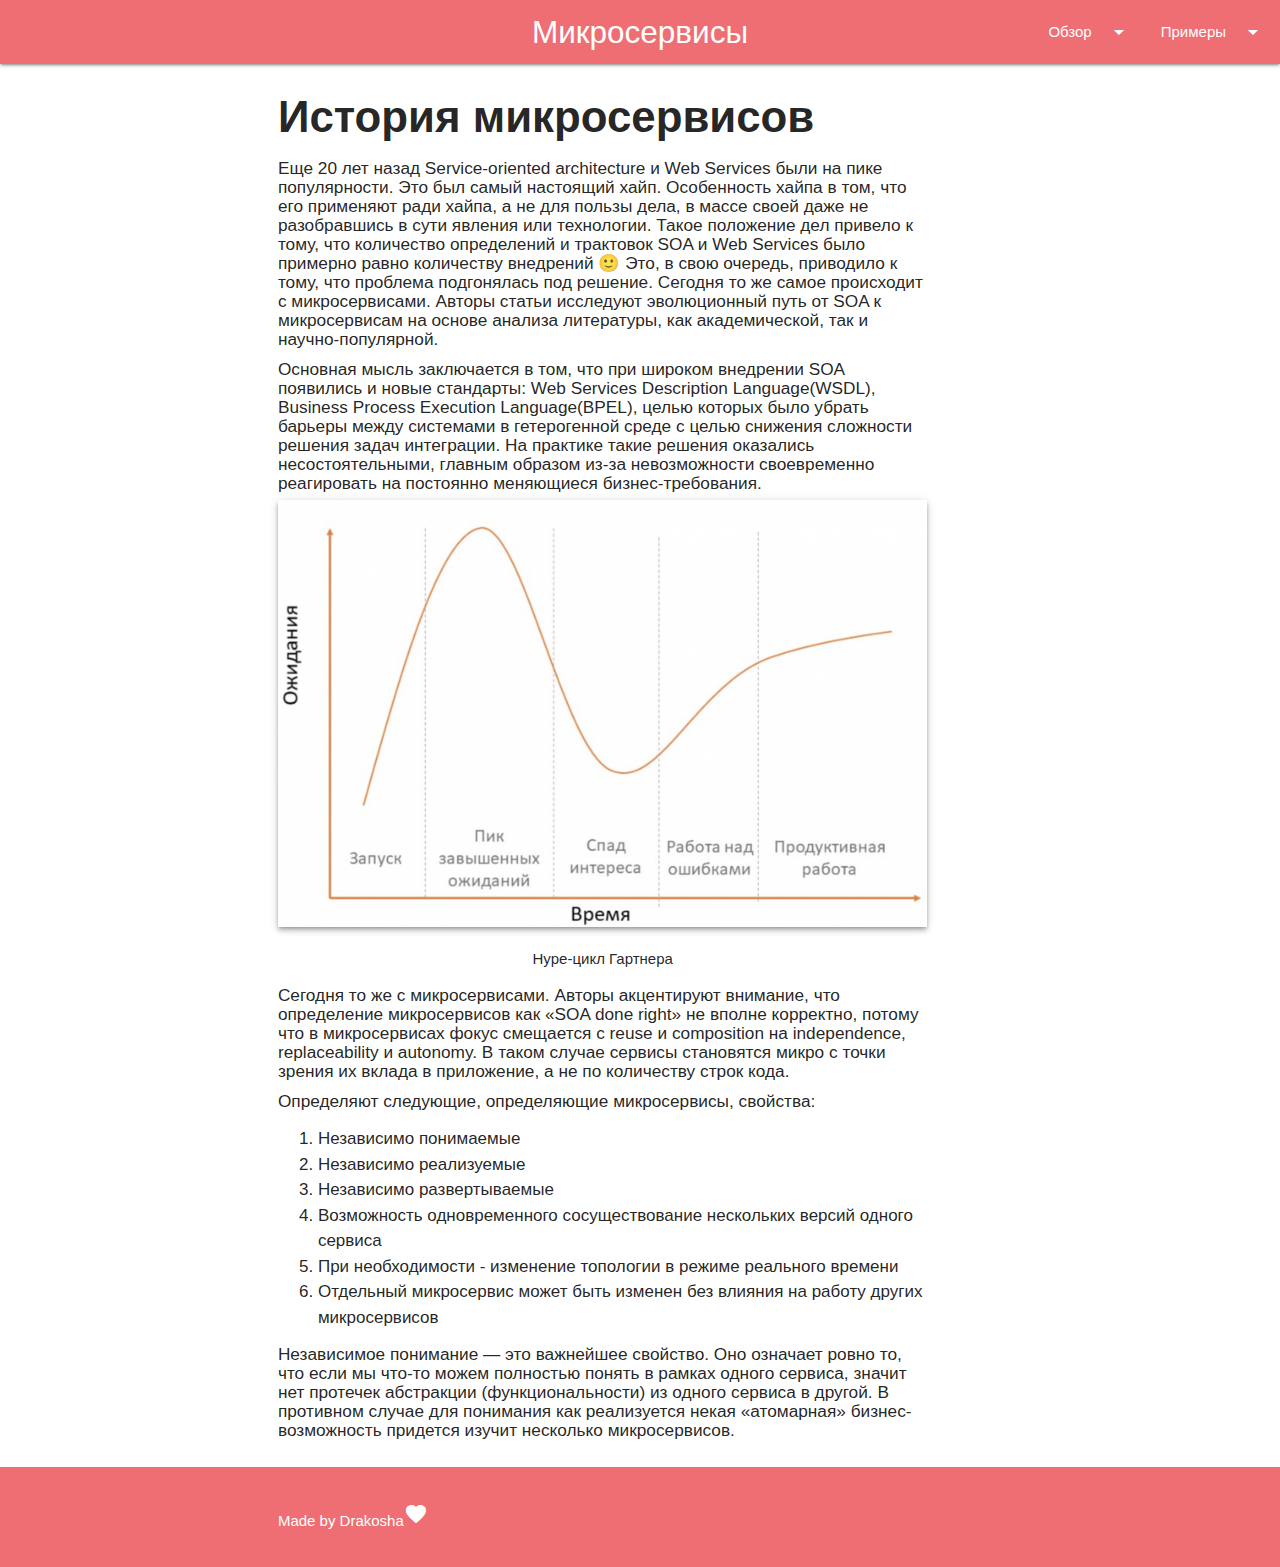
<file: index.html>
<!DOCTYPE html>
<html>
  <head>
    <script src="https://ajax.googleapis.com/ajax/libs/jquery/3.6.0/jquery.min.js"></script>
    <!--Import Google Icon Font-->
    <link href="https://fonts.googleapis.com/icon?family=Material+Icons" rel="stylesheet">
    <!--Import materialize.css-->
    <link type="text/css" rel="stylesheet" href="css/materialize.min.css"  media="screen,projection"/>
    <link type="text/css" rel="stylesheet" href="css/my_css.css"/>
    <title>Микросервисы</title>
    <!--Let browser know website is optimized for mobile-->
    <meta name="viewport" content="width=device-width, initial-scale=1.0"/>
  </head>
  <body>
    <header>
      <nav class="nav-extended top-nav">
        <div class="nav-wrapper">
          <a href="./index.html" class="brand-logo center flow-text">Микросервисы</a>
          <ul id="nav-mobile" class="right hide-on-med-and-down">
            <li id="dropdown1"><a href="#">Обзор<i class="material-icons right">arrow_drop_down</i></a></li>
            <li id="dropdown2"><a href="#">Примеры<i class="material-icons right">arrow_drop_down</i></a></li>
          </ul>
          <ul id="nav-mobile" class="hide-on-large-only">
            <li id="dropdown3" class="right"><a href="#">Обзор</a></li>
            <li id="dropdown4" class="left"><a href="#">Примеры</a></li>
          </ul>
        </div>
        <div id="drop1" class="nav-content" style="display: none;">
          <ul class="tabs tabs-transparent">
            <li class="tab"><a href="./micro_monolit.html">Микросервисная архитектура vs монолитная</a></li>
            <li class="tab"><a href="./Connect.html">Способы общения микросервисов</a></li>
            <li class="tab"><a href="./Huge_connect.html">Основные инструменты общения</a></li>
            <li class="tab"><a href="./Bonus.html">Бонус</a></li>
          </ul>
        </div>
        <div id="drop2" class="nav-content" style="display: none;">
          <ul class="tabs tabs-transparent">
            <li class="tab"><a href="./example.html">Пример микросервисной архитектуры</a></li>
            <li class="tab"><a href="./client_server.html">Реализация клиента и сервера</a></li>
            <li class="tab"><a href="./connection_micro.html">Связываем микросервисы вместе</a></li>
          </ul>
        </div>
      </nav>
    </header>
    <main>
      <div id="slide-out" class="sidenav">
        <div class="container">
          <p>Кривая Гартнера (Gartner Hype Cycle) - графическое отображение цикла зрелости технологий.</p>
          <p>Это поэтапный процесс, через который проходит любая инновационная бизнес-модель или технология от стадии хайпа до продуктивного использования.</p>
          <p>Кривая имеет пять участков, отражающих каждую из пяти фаз цикла:</p>
          <ol>
            <li>Фаза запуска.</li>
            <li>Пик завышенных ожиданий</li>
            <li>Спад интереса</li>
            <li>Работа над ошибками</li>
            <li>Продуктивная работа</li>
          </ol>
          <p>Кривая Гартнера используется как инструмент оценки и анализа рынков.</p>
        </div>
      </div>
      <!--Main screen-->
      <div class="container">
        <div class="row">
          <div class="col s12 m10 offset-m1 xl9 offset-xl1">
            <h3><b>История микросервисов</b></h3>
            <h6>Еще 20 лет назад Service-oriented architecture и Web Services были на пике популярности. Это был самый настоящий хайп. Особенность хайпа в том, что его применяют ради хайпа, а не для пользы дела, в массе своей даже не разобравшись в сути явления или технологии. Такое положение дел привело к тому, что количество определений и трактовок SOA и Web Services было примерно равно количеству внедрений 🙂 Это, в свою очередь, приводило к тому, что проблема подгонялась под решение. Сегодня то же самое происходит с микросервисами. Авторы статьи исследуют эволюционный путь от SOA к микросервисам на основе анализа литературы, как академической, так и научно-популярной.</h6>
            <h6>Основная мысль заключается в том, что при широком внедрении SOA появились и новые стандарты: Web Services Description Language(WSDL), Business Process Execution Language(BPEL), целью которых было убрать барьеры между системами в гетерогенной среде с целью снижения сложности решения задач интеграции. На практике такие решения оказались несостоятельными, главным образом из-за невозможности своевременно реагировать на постоянно меняющиеся бизнес-требования.</h6>
            <img class="center-align responsive-img sidenav-trigger z-depth-2 point" data-target="slide-out" src="./image-2-768x534.png">
            <p class="center">Hype-цикл Гартнера</p>
            <h6>Сегодня то же c микросервисами. Авторы акцентируют внимание, что определение микросервисов как «SOA done right» не вполне корректно, потому что в микросервисах фокус смещается с reuse и composition на independence, replaceability и autonomy. В таком случае сервисы становятся микро с точки зрения их вклада в приложение, а не по количеству строк кода.</h6>
            <h6>Определяют следующие, определяющие микросервисы, свойства:</h6>
            <ol>
              <li>Независимо понимаемые</li>
              <li>Независимо реализуемые</li>
              <li>Независимо развертываемые</li>
              <li>Возможность одновременного сосуществование нескольких версий одного сервиса</li>
              <li>При необходимости - изменение топологии в режиме реального времени</li>
              <li>Отдельный микросервис может быть изменен без влияния на работу других микросервисов</li>
            </ol>
            <h6>Независимое понимание — это важнейшее свойство. Оно означает ровно то, что если мы что-то можем полностью понять в рамках одного сервиса, значит нет протечек абстракции (функциональности) из одного сервиса в другой. В противном случае для понимания как реализуется некая «атомарная» бизнес-возможность придется изучит несколько микросервисов.</h6>
          </div>
        </div>
      </div>
    </main>
    <button class="back-to-top hidden btn-floating"><i class="material-icons right">arrow_upward</i></button>
    <footer class="page-footer docs-footer">
      <div class="container">
        <div class="row">
          <div class="col s12 m10 offset-m1 xl9 offset-xl1">
            <p>Made by Drakosha<span class="material-icons">favorite</span></p>
          </div>
        </div>
      </div>
    </footer>
    <!--JavaScript at end of body for optimized loading-->
    <script type="text/javascript" src="js/materialize.min.js"></script>
    <script type="text/javascript" src="js/my_js.js"></script>
  </body>
</html>
</file>
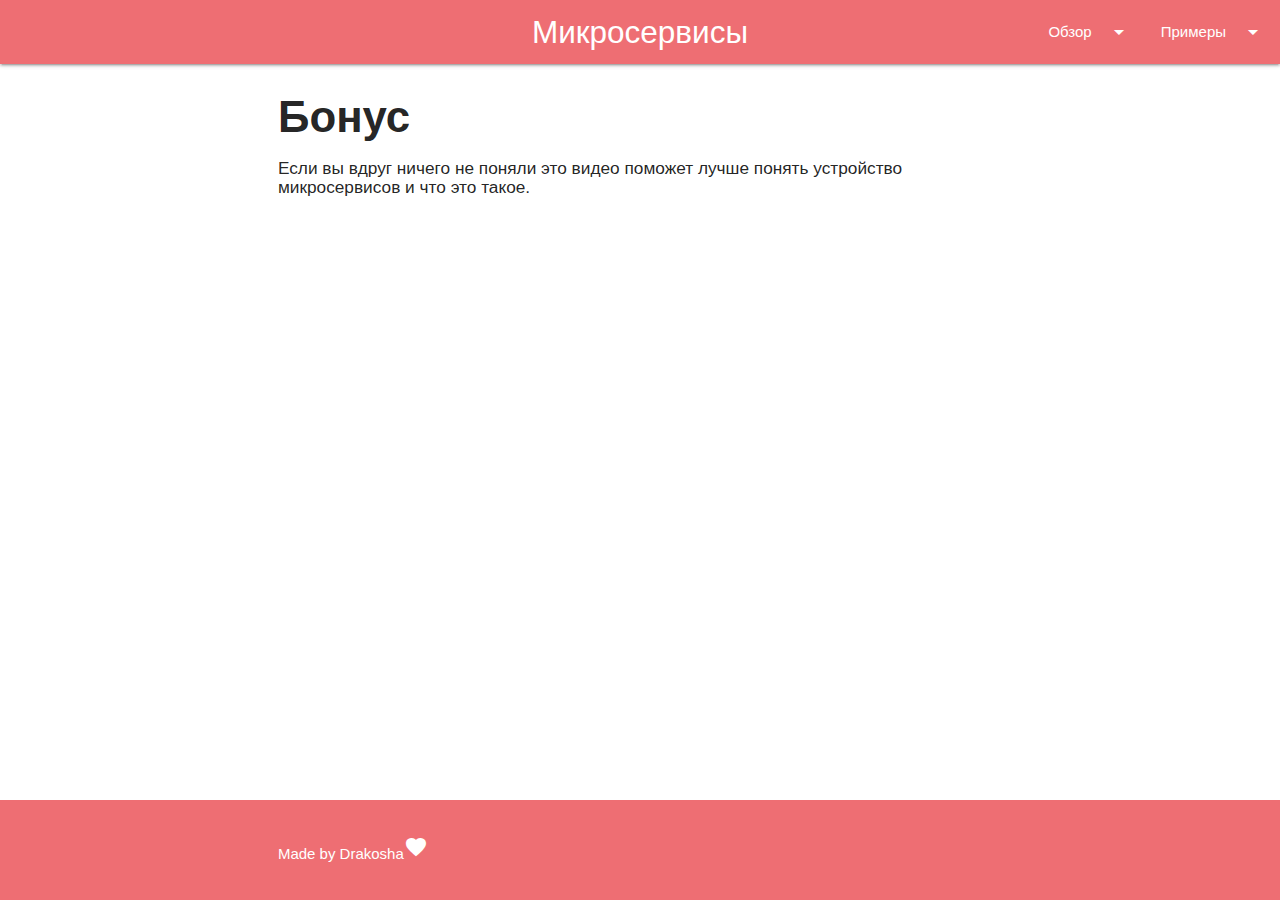
<file: Bonus.html>
<!DOCTYPE html>
<html>
  <head>
    <script src="https://ajax.googleapis.com/ajax/libs/jquery/3.6.0/jquery.min.js"></script>
    <!--Import Google Icon Font-->
    <link href="https://fonts.googleapis.com/icon?family=Material+Icons" rel="stylesheet">
    <!--Import materialize.css-->
    <link type="text/css" rel="stylesheet" href="css/materialize.min.css"  media="screen,projection"/>
    <link type="text/css" rel="stylesheet" href="css/my_css.css"/>
    <title>Микросервисы</title>
    <!--Let browser know website is optimized for mobile-->
    <meta name="viewport" content="width=device-width, initial-scale=1.0"/>
  </head>
  <body>
    <header>
      <nav class="nav-extended top-nav">
        <div class="nav-wrapper">
          <a href="./index.html" class="brand-logo center flow-text">Микросервисы</a>
          <ul id="nav-mobile" class="right hide-on-med-and-down">
            <li id="dropdown1"><a href="#">Обзор<i class="material-icons right">arrow_drop_down</i></a></li>
            <li id="dropdown2"><a href="#">Примеры<i class="material-icons right">arrow_drop_down</i></a></li>
          </ul>
          <ul id="nav-mobile" class="hide-on-large-only">
            <li id="dropdown3" class="right"><a href="#">Обзор</a></li>
            <li id="dropdown4" class="left"><a href="#">Примеры</a></li>
          </ul>
        </div>
        <div id="drop1" class="nav-content" style="display: none;">
          <ul class="tabs tabs-transparent">
            <li class="tab"><a href="./micro_monolit.html">Микросервисная архитектура vs монолитная</a></li>
            <li class="tab"><a href="./Connect.html">Способы общения микросервисов</a></li>
            <li class="tab"><a href="./Huge_connect.html">Основные инструменты общения</a></li>
            <li class="tab"><a href="./Bonus.html">Бонус</a></li>
          </ul>
        </div>
        <div id="drop2" class="nav-content" style="display: none;">
          <ul class="tabs tabs-transparent">
            <li class="tab"><a href="./example.html">Пример микросервисной архитектуры</a></li>
            <li class="tab"><a href="./client_server.html">Реализация клиента и сервера</a></li>
            <li class="tab"><a href="./connection_micro.html">Связываем микросервисы вместе</a></li>
          </ul>
        </div>
      </nav>
    </header>
    <main>
      <div id="slide-out" class="sidenav">
        <div class="container">
            <p >Видео взято с канала Merion Academy</p>
        </div>
      </div>
      <!--Main screen-->
      <div class="container">
        <div class="row">
          <div class="col s12 m10 offset-m1 xl9 offset-xl1">
            <h3 class="sidenav-trigger point" data-target="slide-out"><b>Бонус</b></h3>
            <h6>Если вы вдруг ничего не поняли это видео поможет лучше понять устройство микросервисов и что это такое.</h6>
            <div class="video-container">
                <iframe width="480" height="270" src="https://dzen.ru/embed/vlLshORINMBg?from_block=partner&from=zen&mute=0&autoplay=0&tv=0" allow="autoplay; fullscreen; accelerometer; gyroscope; picture-in-picture; encrypted-media" frameborder="0" scrolling="no" allowfullscreen></iframe>
            </div>
          </div>
        </div>
      </div>
    </main>
    <button class="back-to-top hidden btn-floating"><i class="material-icons right">arrow_upward</i></button>
    <footer class="page-footer docs-footer">
      <div class="container">
        <div class="row">
          <div class="col s12 m10 offset-m1 xl9 offset-xl1">
            <p>Made by Drakosha<span class="material-icons">favorite</span></p>
          </div>
        </div>
      </div>
    </footer>
    <!--JavaScript at end of body for optimized loading-->
    <script type="text/javascript" src="js/materialize.min.js"></script>
    <script type="text/javascript" src="js/my_js.js"></script>
  </body>
</html>
</file>
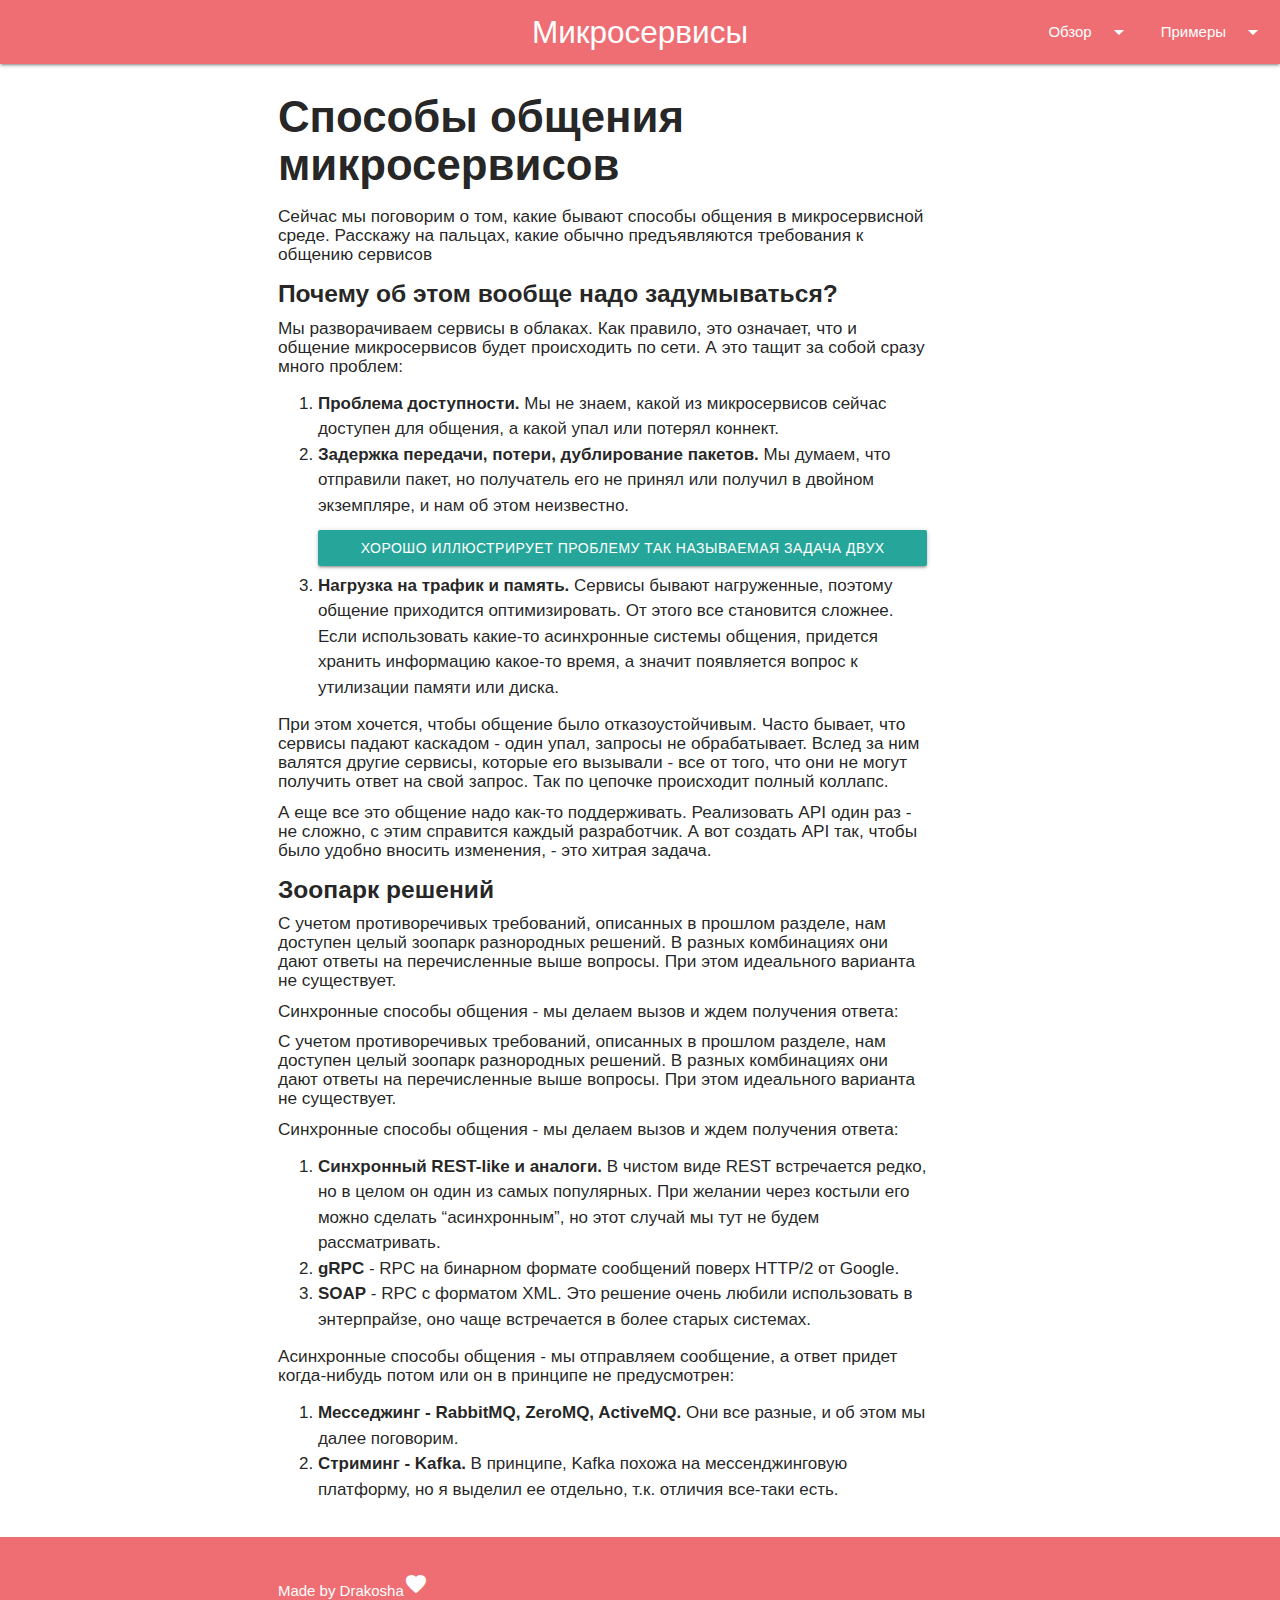
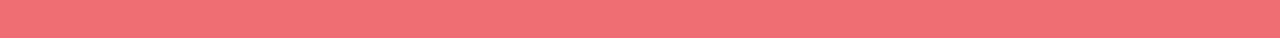
<file: Connect.html>
<!DOCTYPE html>
<html>
  <head>
    <script src="https://ajax.googleapis.com/ajax/libs/jquery/3.6.0/jquery.min.js"></script>
    <!--Import Google Icon Font-->
    <link href="https://fonts.googleapis.com/icon?family=Material+Icons" rel="stylesheet">
    <!--Import materialize.css-->
    <link type="text/css" rel="stylesheet" href="css/materialize.min.css"  media="screen,projection"/>
    <link type="text/css" rel="stylesheet" href="css/my_css.css"/>
    <title>Микросервисы</title>
    <!--Let browser know website is optimized for mobile-->
    <meta name="viewport" content="width=device-width, initial-scale=1.0"/>
  </head>
  <body>
    <header>
      <nav class="nav-extended top-nav">
        <div class="nav-wrapper">
          <a href="./index.html" class="brand-logo center flow-text">Микросервисы</a>
          <ul id="nav-mobile" class="right hide-on-med-and-down">
            <li id="dropdown1"><a href="#">Обзор<i class="material-icons right">arrow_drop_down</i></a></li>
            <li id="dropdown2"><a href="#">Примеры<i class="material-icons right">arrow_drop_down</i></a></li>
          </ul>
          <ul id="nav-mobile" class="hide-on-large-only">
            <li id="dropdown3" class="right"><a href="#">Обзор</a></li>
            <li id="dropdown4" class="left"><a href="#">Примеры</a></li>
          </ul>
        </div>
        <div id="drop1" class="nav-content" style="display: none;">
          <ul class="tabs tabs-transparent">
            <li class="tab"><a href="./micro_monolit.html">Микросервисная архитектура vs монолитная</a></li>
            <li class="tab"><a href="./Connect.html">Способы общения микросервисов</a></li>
            <li class="tab"><a href="./Huge_connect.html">Основные инструменты общения</a></li>
            <li class="tab"><a href="./Bonus.html">Бонус</a></li>
          </ul>
        </div>
        <div id="drop2" class="nav-content" style="display: none;">
          <ul class="tabs tabs-transparent">
            <li class="tab"><a href="./example.html">Пример микросервисной архитектуры</a></li>
            <li class="tab"><a href="./client_server.html">Реализация клиента и сервера</a></li>
            <li class="tab"><a href="./connection_micro.html">Связываем микросервисы вместе</a></li>
          </ul>
        </div>
      </nav>
    </header>
    <main>
      <div id="slide-out" class="sidenav">
        <div class="container">
            <p >Представьте, что вы - генерал на поле боя. Второй генерал (союзник) отрезан от вас вражеской армией, но нужно координировать с ним начало атаки. Вы посылаете гонца. Он может спокойно доехать и передать сообщение или же погибнуть по дороге. Причем, его могут убить по пути обратно, так что он не сможет сообщить, что сообщение на самом деле доставлено. Можно ли в этой ситуации обеспечить себе уверенность в доставке или недоставке сообщения?</p>
            <p>В общем случае - когда есть два сервиса, разделенных сетью - эта задача нерешаема</p>
        </div>
      </div>
      <!--Main screen-->
      <div class="container">
        <div class="row">
          <div class="col s12 m10 offset-m1 xl9 offset-xl1">
            <h3><b>Способы общения микросервисов</b></h3>
            <h6>Сейчас мы поговорим о том, какие бывают способы общения в микросервисной среде. Расскажу на пальцах, какие обычно предъявляются требования к общению сервисов</h6>
            <h5><b>Почему об этом вообще надо задумываться?</b></h5>
            <h6>Мы разворачиваем сервисы в облаках. Как правило, это означает, что и общение микросервисов будет происходить по сети. А это тащит за собой сразу много проблем:</h6>
            <ol>
                <li><b>Проблема доступности.</b> Мы не знаем, какой из микросервисов сейчас доступен для общения, а какой упал или потерял коннект.</li>
                <li><b>Задержка передачи, потери, дублирование пакетов.</b> Мы думаем, что отправили пакет, но получатель его не принял или получил в двойном экземпляре, и нам об этом неизвестно.</li>
                <div class="center-align">
                    <h6 class="btn sidenav-trigger" data-target="slide-out">Хорошо иллюстрирует проблему так называемая задача двух генералов.</h6>
                </div>
                <li><b>Нагрузка на трафик и память.</b> Сервисы бывают нагруженные, поэтому общение приходится оптимизировать. От этого все становится сложнее. Если использовать какие-то асинхронные системы общения, придется хранить информацию какое-то время, а значит появляется вопрос к утилизации памяти или диска.</li>
            </ol>
            <h6>При этом хочется, чтобы общение было отказоустойчивым. Часто бывает, что сервисы падают каскадом - один упал, запросы не обрабатывает. Вслед за ним валятся другие сервисы, которые его вызывали - все от того, что они не могут получить ответ на свой запрос. Так по цепочке происходит полный коллапс.</h6>
            <h6>А еще все это общение надо как-то поддерживать. Реализовать API один раз - не сложно, с этим справится каждый разработчик. А вот создать API так, чтобы было удобно вносить изменения, - это хитрая задача.</h6>
            <h5><b>Зоопарк решений</b></h5>
            <h6>С учетом противоречивых требований, описанных в прошлом разделе, нам доступен целый зоопарк разнородных решений. В разных комбинациях они дают ответы на перечисленные выше вопросы. При этом идеального варианта не существует.</h6>
            <h6>Синхронные способы общения - мы делаем вызов и ждем получения ответа:</h6>
            <h6>С учетом противоречивых требований, описанных в прошлом разделе, нам доступен целый зоопарк разнородных решений. В разных комбинациях они дают ответы на перечисленные выше вопросы. При этом идеального варианта не существует.</h6>
            <h6>Синхронные способы общения - мы делаем вызов и ждем получения ответа:</h6>
            <ol>
                <li><b>Синхронный REST-like и аналоги.</b> В чистом виде REST встречается редко, но в целом он один из самых популярных. При желании через костыли его можно сделать “асинхронным”, но этот случай мы тут не будем рассматривать.</li>
                <li><b>gRPC</b> - RPC на бинарном формате сообщений поверх HTTP/2 от Google.</li>
                <li><b>SOAP</b> - RPC с форматом XML. Это решение очень любили использовать в энтерпрайзе, оно чаще встречается в более старых системах.</li>
            </ol>
            <h6>Асинхронные способы общения - мы отправляем сообщение, а ответ придет когда-нибудь потом или он в принципе не предусмотрен:</h6>
            <ol>
                <li><b>Месседжинг - RabbitMQ, ZeroMQ, ActiveMQ.</b> Они все разные, и об этом мы далее поговорим.</li>
                <li><b>Стриминг - Kafka.</b> В принципе, Kafka похожа на мессенджинговую платформу, но я выделил ее отдельно, т.к. отличия все-таки есть.</li>
            </ol>
          </div>
        </div>
      </div>
    </main>
    <button class="back-to-top hidden btn-floating"><i class="material-icons right">arrow_upward</i></button>
    <footer class="page-footer docs-footer">
      <div class="container">
        <div class="row">
          <div class="col s12 m10 offset-m1 xl9 offset-xl1">
            <p>Made by Drakosha<span class="material-icons">favorite</span></p>
          </div>
        </div>
      </div>
    </footer>
    <!--JavaScript at end of body for optimized loading-->
    <script type="text/javascript" src="js/materialize.min.js"></script>
    <script type="text/javascript" src="js/my_js.js"></script>
  </body>
</html>
</file>
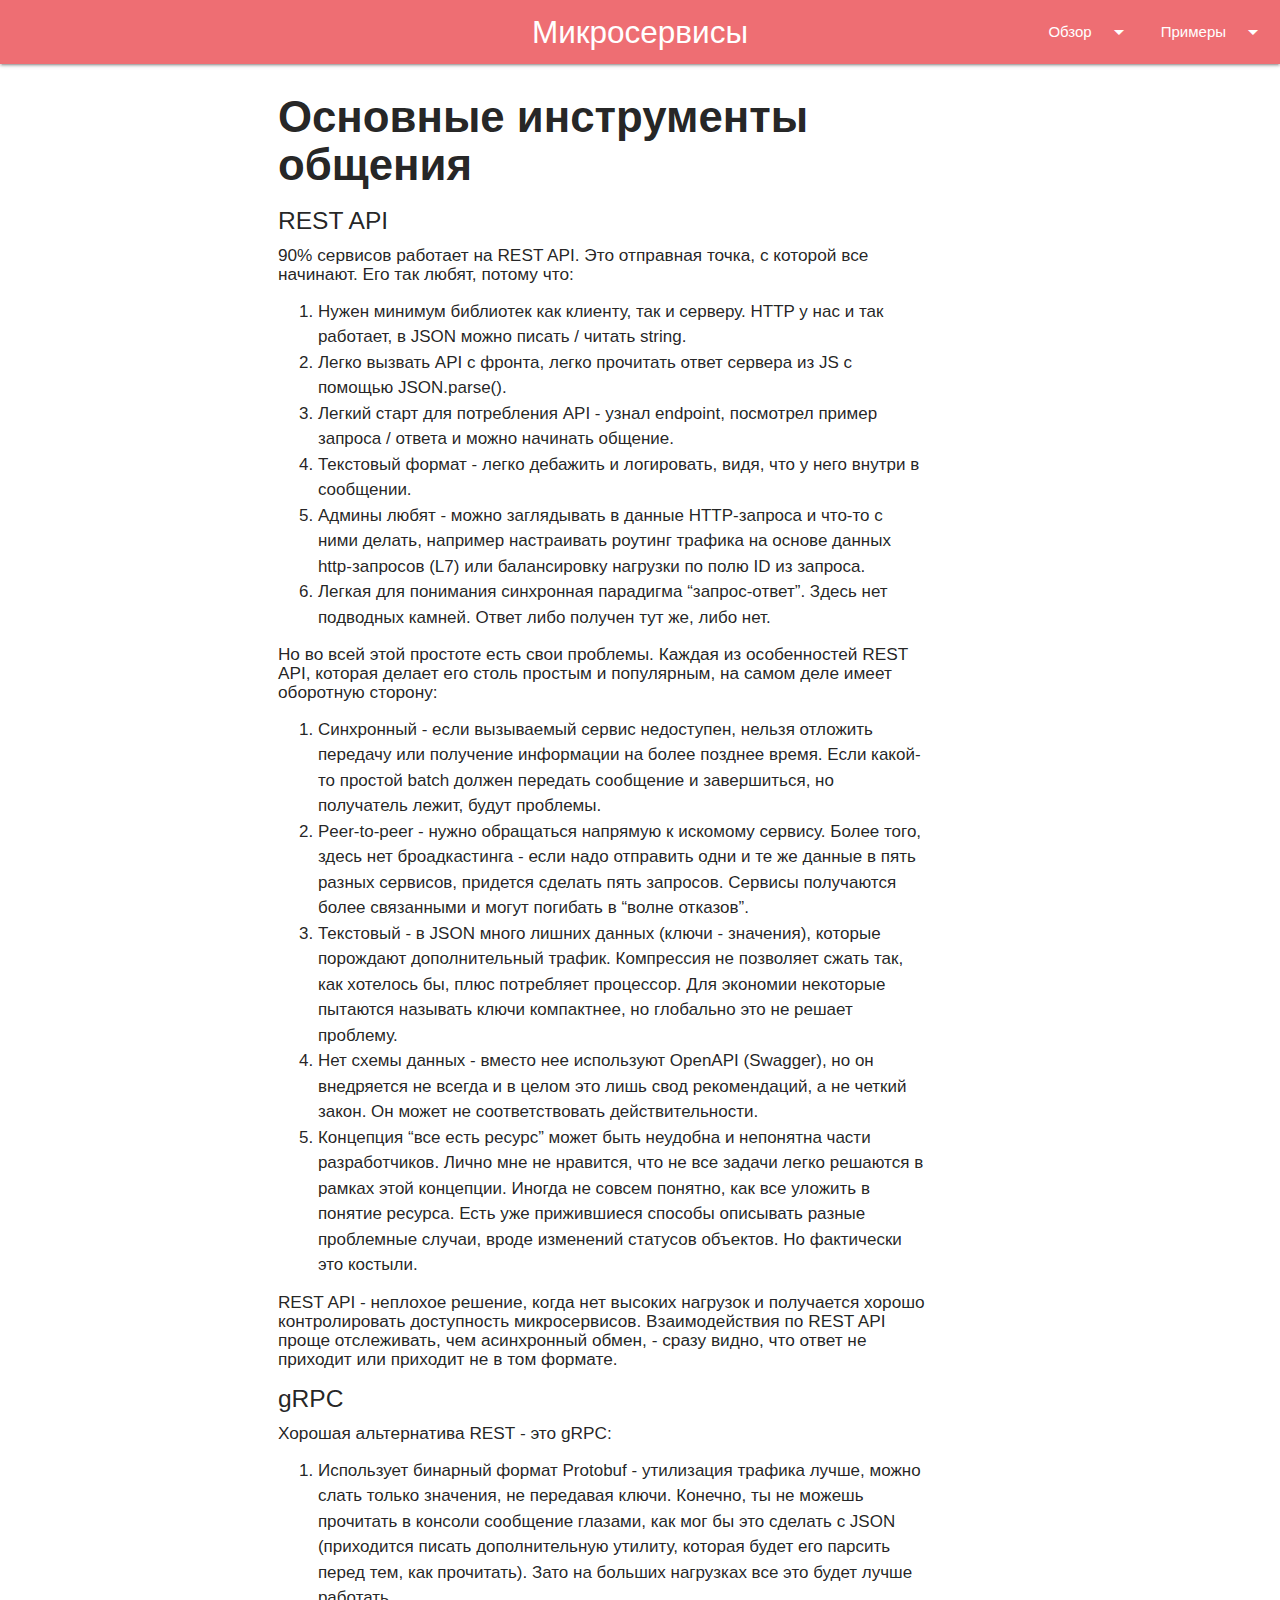
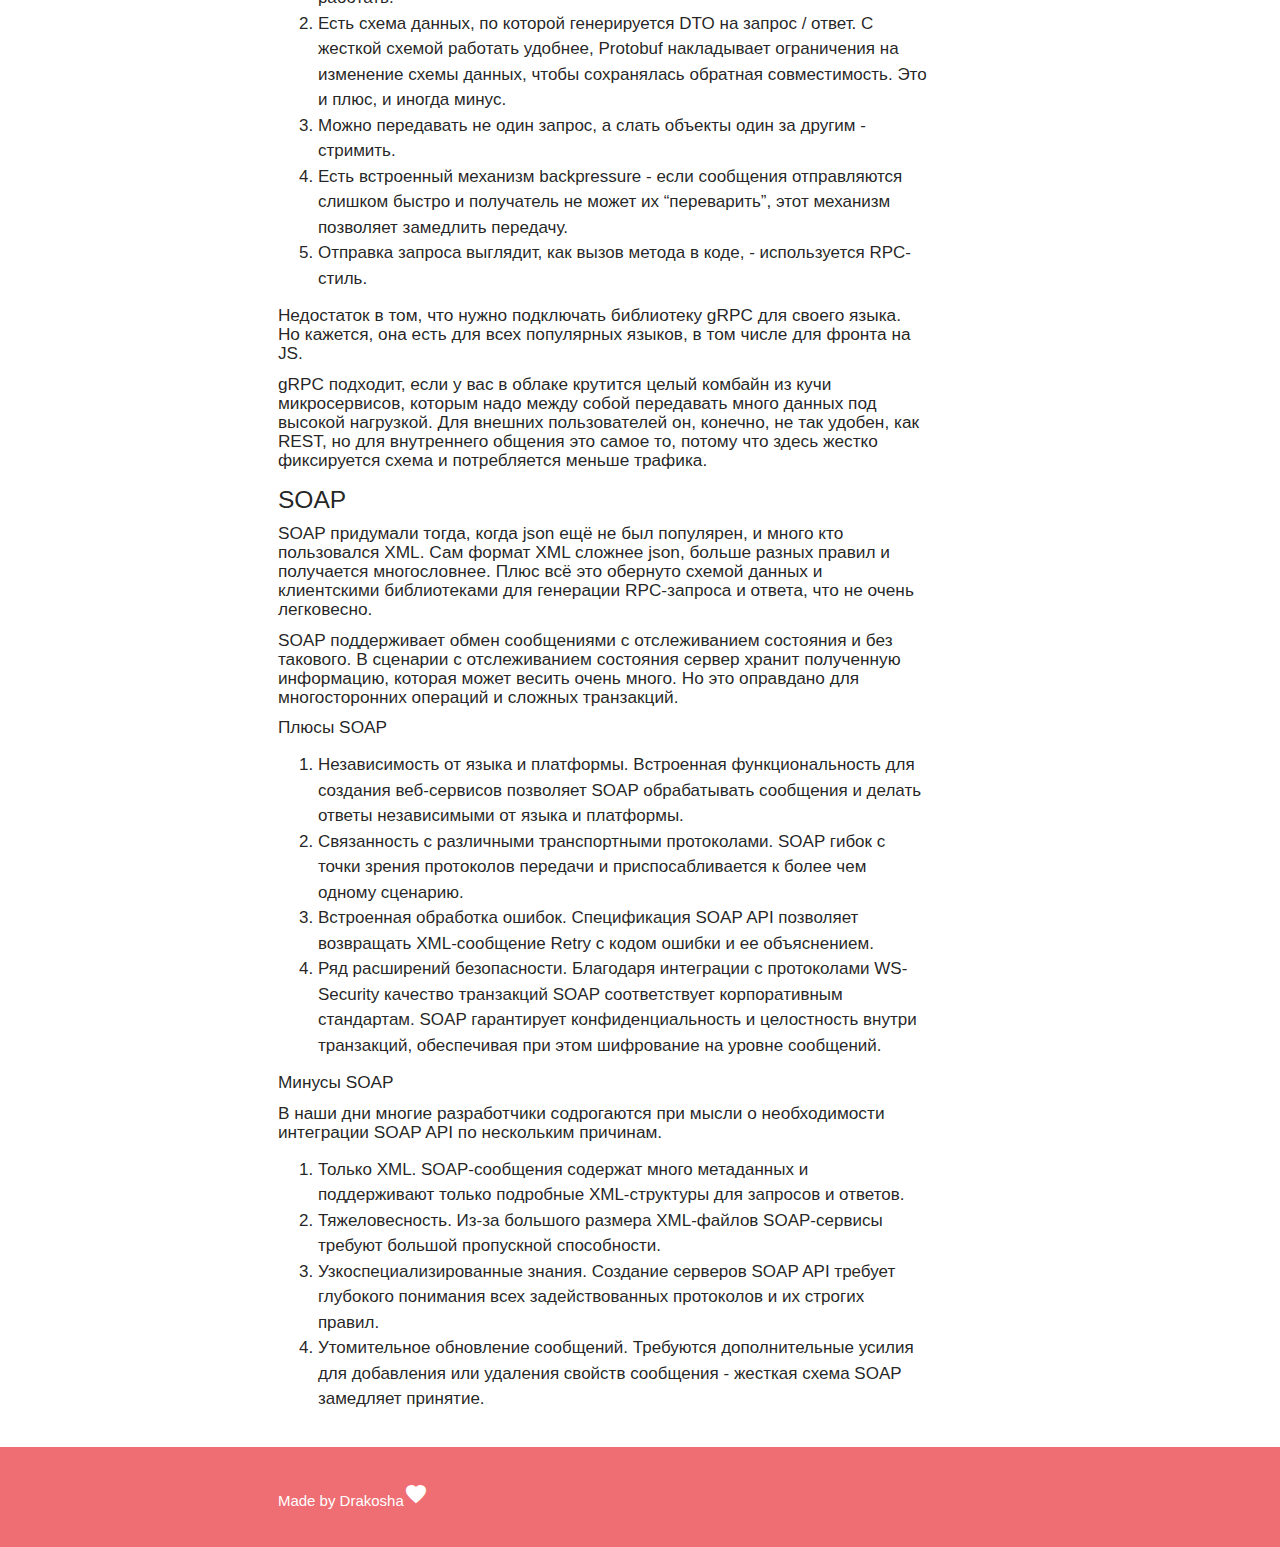
<file: Huge_connect.html>
<!DOCTYPE html>
<html>
  <head>
    <script src="https://ajax.googleapis.com/ajax/libs/jquery/3.6.0/jquery.min.js"></script>
    <!--Import Google Icon Font-->
    <link href="https://fonts.googleapis.com/icon?family=Material+Icons" rel="stylesheet">
    <!--Import materialize.css-->
    <link type="text/css" rel="stylesheet" href="css/materialize.min.css"  media="screen,projection"/>
    <link type="text/css" rel="stylesheet" href="css/my_css.css"/>
    <title>Микросервисы</title>
    <!--Let browser know website is optimized for mobile-->
    <meta name="viewport" content="width=device-width, initial-scale=1.0"/>
  </head>
  <body>
    <header>
      <nav class="nav-extended top-nav">
        <div class="nav-wrapper">
            <a href="./index.html" class="brand-logo center flow-text">Микросервисы</a>
            <ul id="nav-mobile" class="right hide-on-med-and-down">
              <li id="dropdown1"><a href="#">Обзор<i class="material-icons right">arrow_drop_down</i></a></li>
              <li id="dropdown2"><a href="#">Примеры<i class="material-icons right">arrow_drop_down</i></a></li>
            </ul>
            <ul id="nav-mobile" class="hide-on-large-only">
              <li id="dropdown3" class="right"><a href="#">Обзор</a></li>
              <li id="dropdown4" class="left"><a href="#">Примеры</a></li>
            </ul>
          </div>
        <div id="drop1" class="nav-content" style="display: none;">
          <ul class="tabs tabs-transparent">
            <li class="tab"><a href="./micro_monolit.html">Микросервисная архитектура vs монолитная</a></li>
            <li class="tab"><a href="./Connect.html">Способы общения микросервисов</a></li>
            <li class="tab"><a href="./Huge_connect.html">Основные инструменты общения</a></li>
            <li class="tab"><a href="./Bonus.html">Бонус</a></li>
          </ul>
        </div>
        <div id="drop2" class="nav-content" style="display: none;">
          <ul class="tabs tabs-transparent">
            <li class="tab"><a href="./example.html">Пример микросервисной архитектуры</a></li>
            <li class="tab"><a href="./client_server.html">Реализация клиента и сервера</a></li>
            <li class="tab"><a href="./connection_micro.html">Связываем микросервисы вместе</a></li>
          </ul>
        </div>
      </nav>
    </header>
    <main>
      <div id="slide-out" class="sidenav">
        <div class="container">
          <p>Приходит платформ инженер ктехдиру:</p>
          <p>-ты когда-нибудь микросервис лежащий видел?</p>
          <p>-нуда</p>
          <p>- а 3 сразу микросервиса лежащих видел</p>
          <p>- ну видел</p>
          <p>- а тыщу микросервисов лежащих видел?</p>
          <p>- Неа</p>
          <p>- иди на прод наш посмотри</p>
        </div>
      </div>
      <!--Main screen-->
      <div class="container">
        <div class="row">
          <div class="col s12 m10 offset-m1 xl9 offset-xl1">
            <h3><b>Основные инструменты общения</b></h3>
            <h5>REST API</h5>
            <h6>90% сервисов работает на REST API. Это отправная точка, с которой все начинают. Его так любят, потому что:</h6>
            <ol>
                <li>Нужен минимум библиотек как клиенту, так и серверу. HTTP у нас и так работает, в JSON можно писать / читать string.</li>
                <li>Легко вызвать API с фронта, легко прочитать ответ сервера из JS с помощью JSON.parse().</li>
                <li>Легкий старт для потребления API - узнал endpoint, посмотрел пример запроса / ответа и можно начинать общение.</li>
                <li>Текстовый формат - легко дебажить и логировать, видя, что у него внутри в сообщении.</li>
                <li>Админы любят - можно заглядывать в данные HTTP-запроса и что-то с ними делать, например настраивать роутинг трафика на основе данных http-запросов (L7) или балансировку нагрузки по полю ID из запроса.</li>
                <li>Легкая для понимания синхронная парадигма “запрос-ответ”. Здесь нет подводных камней. Ответ либо получен тут же, либо нет.</li>
            </ol>
            <h6>Но во всей этой простоте есть свои проблемы. Каждая из особенностей REST API, которая делает его столь простым и популярным, на самом деле имеет оборотную сторону:</h6>
            <ol>
                <li>Синхронный - если вызываемый сервис недоступен, нельзя отложить передачу или получение информации на более позднее время. Если какой-то простой batch должен передать сообщение и завершиться, но получатель лежит, будут проблемы.</li>
                <li>Peer-to-peer - нужно обращаться напрямую к искомому сервису. Более того, здесь нет броадкастинга - если надо отправить одни и те же данные в пять разных сервисов, придется сделать пять запросов. Сервисы получаются более связанными и могут погибать в “волне отказов”.</li>
                <li>Текстовый - в JSON много лишних данных (ключи - значения), которые порождают дополнительный трафик. Компрессия не позволяет сжать так, как хотелось бы, плюс потребляет процессор. Для экономии некоторые пытаются называть ключи компактнее, но глобально это не решает проблему.</li>
                <li>Нет схемы данных - вместо нее используют OpenAPI (Swagger), но он внедряется не всегда и в целом это лишь свод рекомендаций, а не четкий закон. Он может не соответствовать действительности.</li>
                <li>Концепция “все есть ресурс” может быть неудобна и непонятна части разработчиков. Лично мне не нравится, что не все задачи легко решаются в рамках этой концепции. Иногда не совсем понятно, как все уложить в понятие ресурса. Есть уже прижившиеся способы описывать разные проблемные случаи, вроде изменений статусов объектов. Но фактически это костыли.</li>
            </ol>
            <h6>REST API - неплохое решение, когда нет высоких нагрузок и получается хорошо контролировать доступность микросервисов. Взаимодействия по REST API проще отслеживать, чем асинхронный обмен, - сразу видно, что ответ не приходит или приходит не в том формате.</h6>
            <h5>gRPC</h5>
            <h6>Хорошая альтернатива REST - это gRPC:</h6>
            <ol>
                <li>Использует бинарный формат Protobuf - утилизация трафика лучше, можно слать только значения, не передавая ключи. Конечно, ты не можешь прочитать в консоли сообщение глазами, как мог бы это сделать с JSON (приходится писать дополнительную утилиту, которая будет его парсить перед тем, как прочитать). Зато на больших нагрузках все это будет лучше работать.</li>
                <li>Есть схема данных, по которой генерируется DTO на запрос / ответ. С жесткой схемой работать удобнее, Protobuf накладывает ограничения на изменение схемы данных, чтобы сохранялась обратная совместимость. Это и плюс, и иногда минус.</li>
                <li>Можно передавать не один запрос, а слать объекты один за другим - стримить.</li>
                <li>Есть встроенный механизм backpressure - если сообщения отправляются слишком быстро и получатель не может их “переварить”, этот механизм позволяет замедлить передачу.</li>
                <li>Отправка запроса выглядит, как вызов метода в коде, - используется RPC-стиль.</li>
            </ol>
            <h6>Недостаток в том, что нужно подключать библиотеку gRPC для своего языка. Но кажется, она есть для всех популярных языков, в том числе для фронта на JS.</h6>
            <h6>gRPC подходит, если у вас в облаке крутится целый комбайн из кучи микросервисов, которым надо между собой передавать много данных под высокой нагрузкой. Для внешних пользователей он, конечно, не так удобен, как REST, но для внутреннего общения это самое то, потому что здесь жестко фиксируется схема и потребляется меньше трафика.</h6>
            <h5>SOAP</h5>
            <h6>SOAP придумали тогда, когда json ещё не был популярен, и много кто пользовался XML. Сам формат XML сложнее json, больше разных правил и получается многословнее. Плюс всё это обернуто схемой данных и клиентскими библиотеками для генерации RPC-запроса и ответа, что не очень легковесно.</h6>
            <h6>SOAP поддерживает обмен сообщениями с отслеживанием состояния и без такового. В сценарии с отслеживанием состояния сервер хранит полученную информацию, которая может весить очень много. Но это оправдано для многосторонних операций и сложных транзакций.</h6>
            <h6>Плюсы SOAP</h6>
            <ol>
                <li>Независимость от языка и платформы. Встроенная функциональность для создания веб-сервисов позволяет SOAP обрабатывать сообщения и делать ответы независимыми от языка и платформы.</li>
                <li>Связанность с различными транспортными протоколами. SOAP гибок с точки зрения протоколов передачи и приспосабливается к более чем одному сценарию.</li>
                <li>Встроенная обработка ошибок. Спецификация SOAP API позволяет возвращать XML-сообщение Retry с кодом ошибки и ее объяснением.</li>
                <li>Ряд расширений безопасности. Благодаря интеграции с протоколами WS-Security качество транзакций SOAP соответствует корпоративным стандартам. SOAP гарантирует конфиденциальность и целостность внутри транзакций, обеспечивая при этом шифрование на уровне сообщений.</li>
            </ol>
            <h6>Минусы SOAP</h6>
            <h6>В наши дни многие разработчики содрогаются при мысли o необходимости интеграции SOAP API по нескольким причинам.</h6>
            <ol>
                <li>Только XML. SOAP-сообщения содержат много метаданных и поддерживают только подробные XML-структуры для запросов и ответов.</li>
                <li>Тяжеловесность. Из-за большого размера XML-файлов SOAP-сервисы требуют большой пропускной способности.</li>
                <li>Узкоспециализированные знания. Создание серверов SOAP API требует глубокого понимания всех задействованных протоколов и их строгих правил.</li>
                <li>Утомительное обновление сообщений. Требуются дополнительные усилия для добавления или удаления свойств сообщения - жесткая схема SOAP замедляет принятие.</li>
            </ol>
          </div>
        </div>
      </div>
    </main>
    <button class="back-to-top hidden btn-floating"><i class="material-icons right">arrow_upward</i></button>
    <footer class="page-footer docs-footer">
      <div class="container">
        <div class="row">
          <div class="col s12 m10 offset-m1 xl9 offset-xl1">
            <p>Made by Drakosha<span class="material-icons sidenav-trigger point" data-target="slide-out">favorite</span></p>
          </div>
        </div>
      </div>
    </footer>
    <!--JavaScript at end of body for optimized loading-->
    <script type="text/javascript" src="js/materialize.min.js"></script>
    <script type="text/javascript" src="js/my_js.js"></script>
  </body>
</html>
</file>
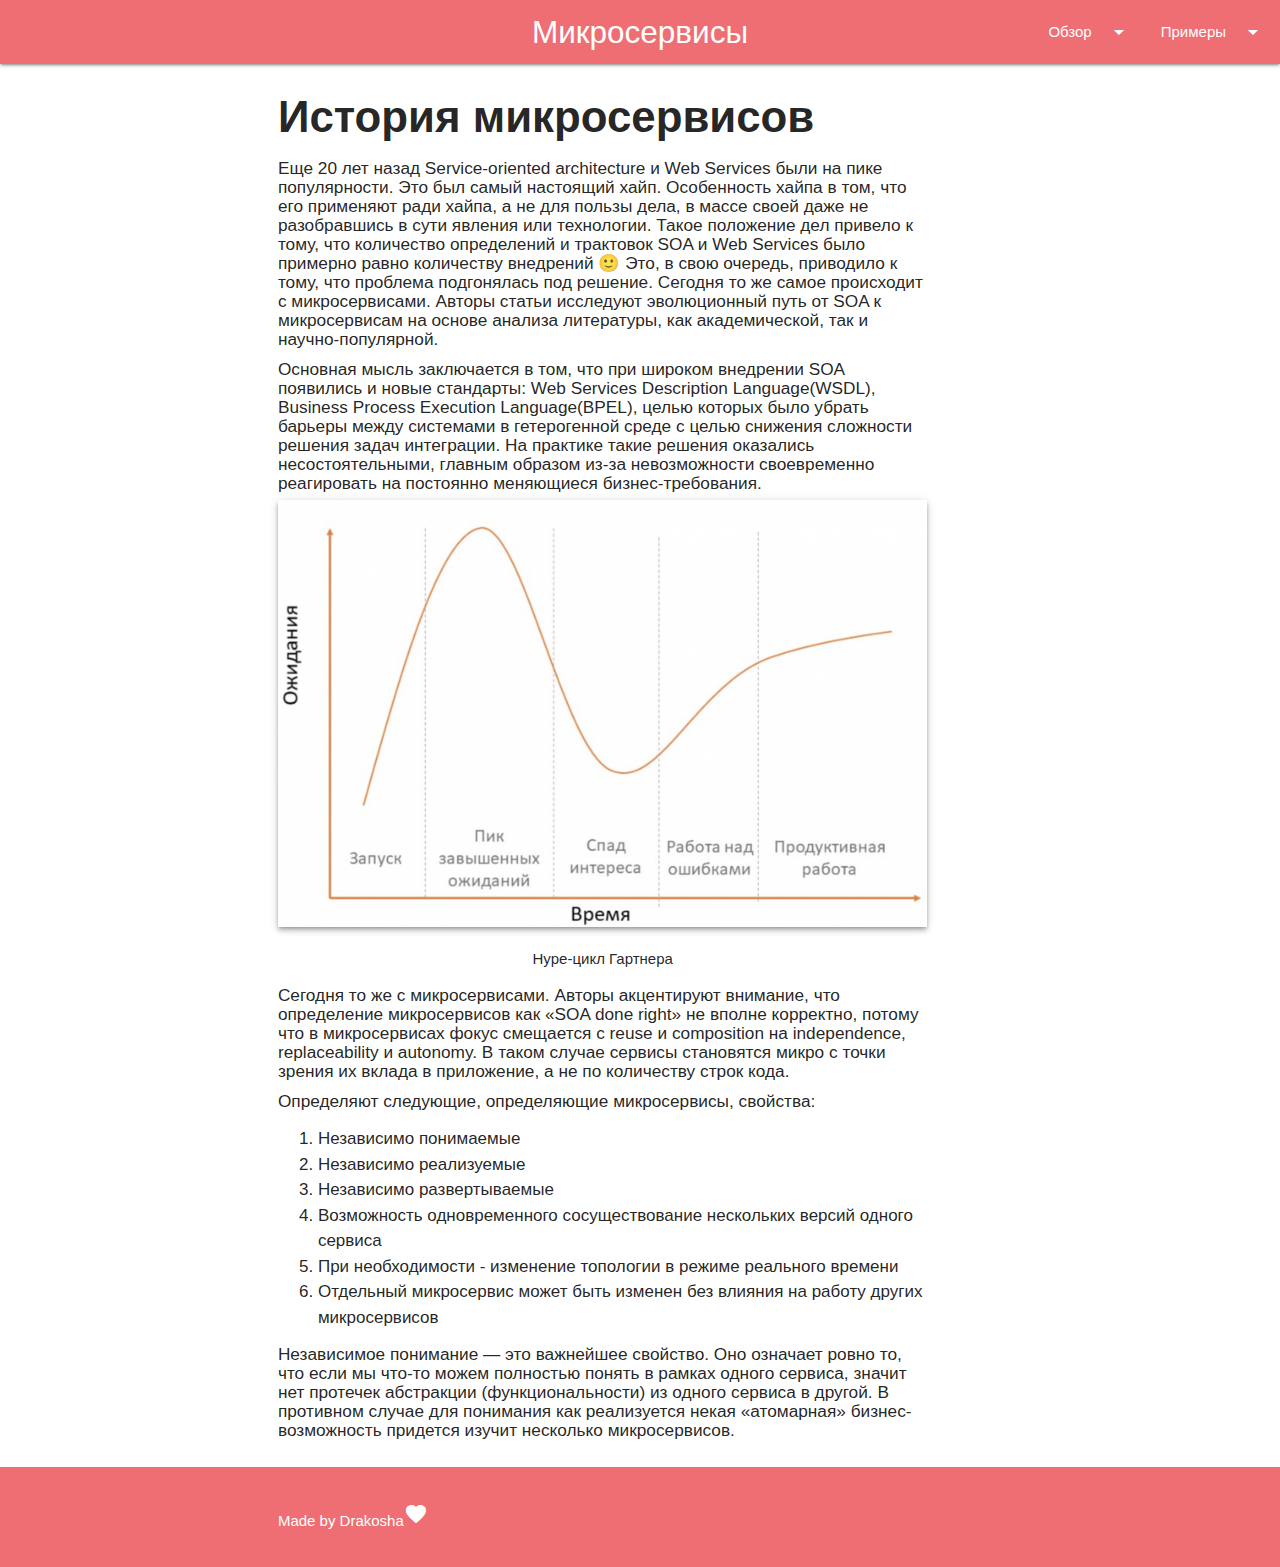
<file: Main.html>
<!DOCTYPE html>
<html>
  <head>
    <script src="https://ajax.googleapis.com/ajax/libs/jquery/3.6.0/jquery.min.js"></script>
    <!--Import Google Icon Font-->
    <link href="https://fonts.googleapis.com/icon?family=Material+Icons" rel="stylesheet">
    <!--Import materialize.css-->
    <link type="text/css" rel="stylesheet" href="css/materialize.min.css"  media="screen,projection"/>
    <link type="text/css" rel="stylesheet" href="css/my_css.css"/>
    <title>Микросервисы</title>
    <!--Let browser know website is optimized for mobile-->
    <meta name="viewport" content="width=device-width, initial-scale=1.0"/>
  </head>
  <body>
    <header>
      <nav class="nav-extended top-nav">
        <div class="nav-wrapper">
          <a href="./Main.html" class="brand-logo center flow-text">Микросервисы</a>
          <ul id="nav-mobile" class="right hide-on-med-and-down">
            <li id="dropdown1"><a href="#">Обзор<i class="material-icons right">arrow_drop_down</i></a></li>
            <li id="dropdown2"><a href="#">Примеры<i class="material-icons right">arrow_drop_down</i></a></li>
          </ul>
          <ul id="nav-mobile" class="hide-on-large-only">
            <li id="dropdown3" class="right"><a href="#">Обзор</a></li>
            <li id="dropdown4" class="left"><a href="#">Примеры</a></li>
          </ul>
        </div>
        <div id="drop1" class="nav-content" style="display: none;">
          <ul class="tabs tabs-transparent">
            <li class="tab"><a href="./micro_monolit.html">Микросервисная архитектура vs монолитная</a></li>
            <li class="tab"><a href="./Connect.html">Способы общения микросервисов</a></li>
            <li class="tab"><a href="./Huge_connect.html">Основные инструменты общения</a></li>
            <li class="tab"><a href="./Bonus.html">Бонус</a></li>
          </ul>
        </div>
        <div id="drop2" class="nav-content" style="display: none;">
          <ul class="tabs tabs-transparent">
            <li class="tab"><a href="./example.html">Пример микросервисной архитектуры</a></li>
            <li class="tab"><a href="./client_server.html">Реализация клиента и сервера</a></li>
            <li class="tab"><a href="./connection_micro.html">Связываем микросервисы вместе</a></li>
          </ul>
        </div>
      </nav>
    </header>
    <main>
      <div id="slide-out" class="sidenav">
        <div class="container">
          <p>Кривая Гартнера (Gartner Hype Cycle) - графическое отображение цикла зрелости технологий.</p>
          <p>Это поэтапный процесс, через который проходит любая инновационная бизнес-модель или технология от стадии хайпа до продуктивного использования.</p>
          <p>Кривая имеет пять участков, отражающих каждую из пяти фаз цикла:</p>
          <ol>
            <li>Фаза запуска.</li>
            <li>Пик завышенных ожиданий</li>
            <li>Спад интереса</li>
            <li>Работа над ошибками</li>
            <li>Продуктивная работа</li>
          </ol>
          <p>Кривая Гартнера используется как инструмент оценки и анализа рынков.</p>
        </div>
      </div>
      <!--Main screen-->
      <div class="container">
        <div class="row">
          <div class="col s12 m10 offset-m1 xl9 offset-xl1">
            <h3><b>История микросервисов</b></h3>
            <h6>Еще 20 лет назад Service-oriented architecture и Web Services были на пике популярности. Это был самый настоящий хайп. Особенность хайпа в том, что его применяют ради хайпа, а не для пользы дела, в массе своей даже не разобравшись в сути явления или технологии. Такое положение дел привело к тому, что количество определений и трактовок SOA и Web Services было примерно равно количеству внедрений 🙂 Это, в свою очередь, приводило к тому, что проблема подгонялась под решение. Сегодня то же самое происходит с микросервисами. Авторы статьи исследуют эволюционный путь от SOA к микросервисам на основе анализа литературы, как академической, так и научно-популярной.</h6>
            <h6>Основная мысль заключается в том, что при широком внедрении SOA появились и новые стандарты: Web Services Description Language(WSDL), Business Process Execution Language(BPEL), целью которых было убрать барьеры между системами в гетерогенной среде с целью снижения сложности решения задач интеграции. На практике такие решения оказались несостоятельными, главным образом из-за невозможности своевременно реагировать на постоянно меняющиеся бизнес-требования.</h6>
            <img class="center-align responsive-img sidenav-trigger z-depth-2 point" data-target="slide-out" src="./image-2-768x534.png">
            <p class="center">Hype-цикл Гартнера</p>
            <h6>Сегодня то же c микросервисами. Авторы акцентируют внимание, что определение микросервисов как «SOA done right» не вполне корректно, потому что в микросервисах фокус смещается с reuse и composition на independence, replaceability и autonomy. В таком случае сервисы становятся микро с точки зрения их вклада в приложение, а не по количеству строк кода.</h6>
            <h6>Определяют следующие, определяющие микросервисы, свойства:</h6>
            <ol>
              <li>Независимо понимаемые</li>
              <li>Независимо реализуемые</li>
              <li>Независимо развертываемые</li>
              <li>Возможность одновременного сосуществование нескольких версий одного сервиса</li>
              <li>При необходимости - изменение топологии в режиме реального времени</li>
              <li>Отдельный микросервис может быть изменен без влияния на работу других микросервисов</li>
            </ol>
            <h6>Независимое понимание — это важнейшее свойство. Оно означает ровно то, что если мы что-то можем полностью понять в рамках одного сервиса, значит нет протечек абстракции (функциональности) из одного сервиса в другой. В противном случае для понимания как реализуется некая «атомарная» бизнес-возможность придется изучит несколько микросервисов.</h6>
          </div>
        </div>
      </div>
    </main>
    <button class="back-to-top hidden btn-floating"><i class="material-icons right">arrow_upward</i></button>
    <footer class="page-footer docs-footer">
      <div class="container">
        <div class="row">
          <div class="col s12 m10 offset-m1 xl9 offset-xl1">
            <p>Made by Drakosha<span class="material-icons">favorite</span></p>
          </div>
        </div>
      </div>
    </footer>
    <!--JavaScript at end of body for optimized loading-->
    <script type="text/javascript" src="js/materialize.min.js"></script>
    <script type="text/javascript" src="js/my_js.js"></script>
  </body>
</html>
</file>
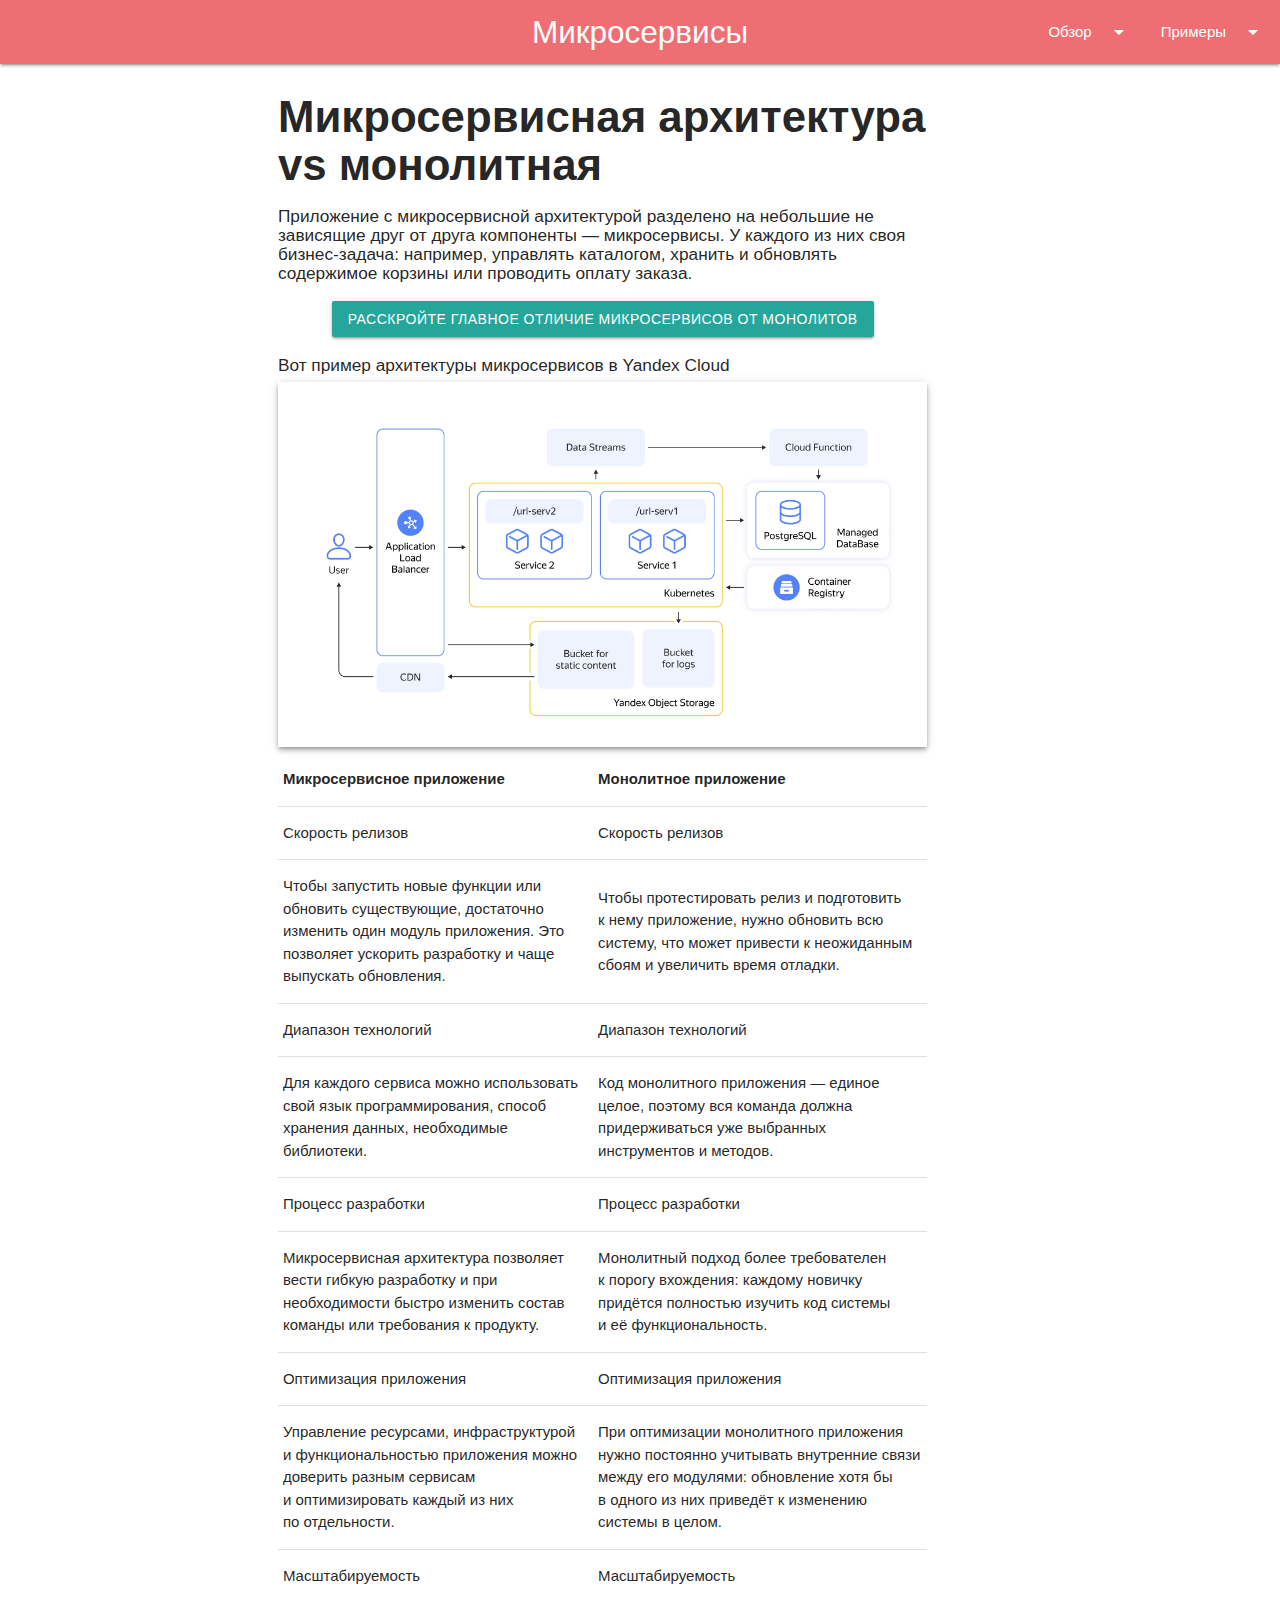
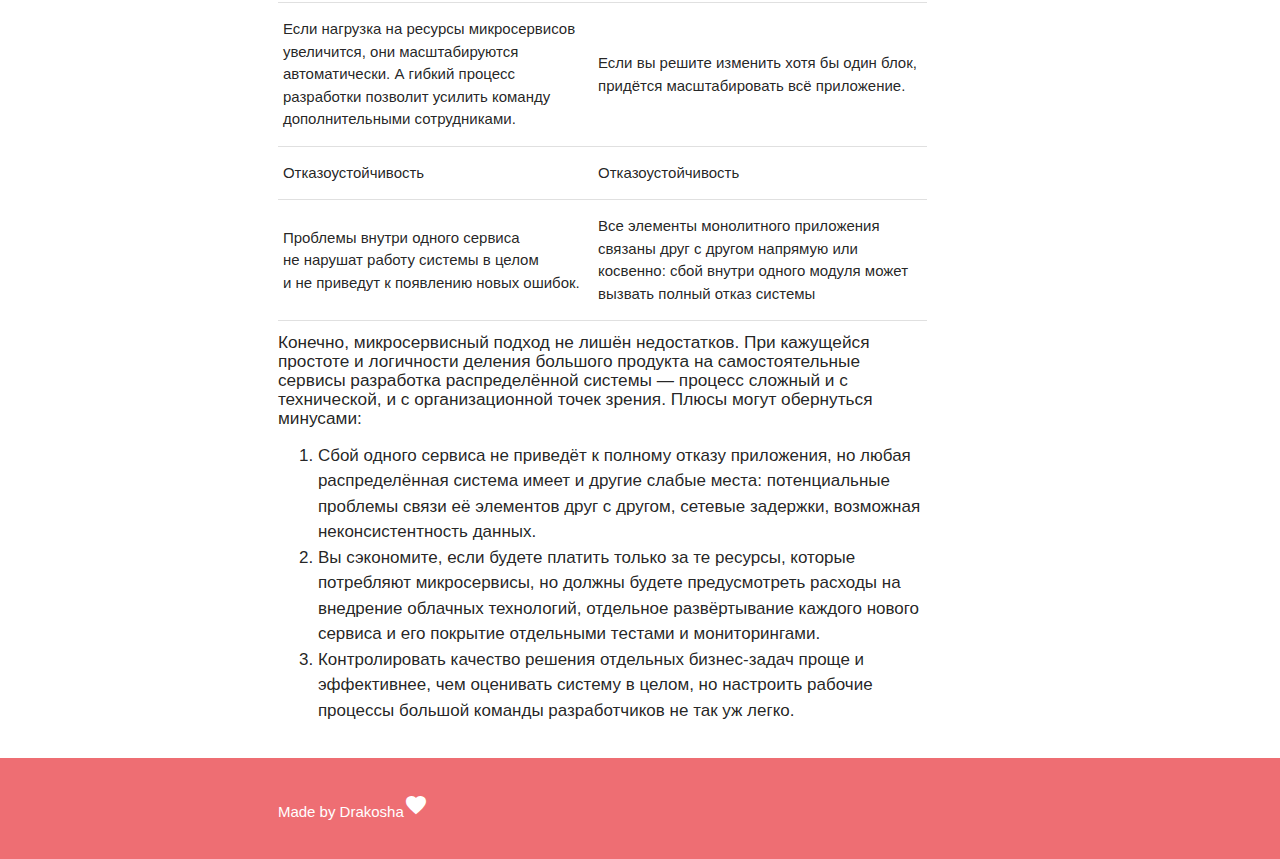
<file: micro_monolit.html>
<!DOCTYPE html>
<html>
  <head>
    <script src="https://ajax.googleapis.com/ajax/libs/jquery/3.6.0/jquery.min.js"></script>
    <!--Import Google Icon Font-->
    <link href="https://fonts.googleapis.com/icon?family=Material+Icons" rel="stylesheet">
    <!--Import materialize.css-->
    <link type="text/css" rel="stylesheet" href="css/materialize.min.css"  media="screen,projection"/>
    <link type="text/css" rel="stylesheet" href="css/my_css.css"/>
    <title>Микросервисы</title>
    <!--Let browser know website is optimized for mobile-->
    <meta name="viewport" content="width=device-width, initial-scale=1.0"/>
  </head>
  <body>
    <header>
      <nav class="nav-extended top-nav">
        <div class="nav-wrapper">
          <a href="./index.html" class="brand-logo center flow-text">Микросервисы</a>
          <ul id="nav-mobile" class="right hide-on-med-and-down">
            <li id="dropdown1"><a href="#">Обзор<i class="material-icons right">arrow_drop_down</i></a></li>
            <li id="dropdown2"><a href="#">Примеры<i class="material-icons right">arrow_drop_down</i></a></li>
          </ul>
          <ul id="nav-mobile" class="hide-on-large-only">
            <li id="dropdown3" class="right"><a href="#">Обзор</a></li>
            <li id="dropdown4" class="left"><a href="#">Примеры</a></li>
          </ul>
        </div>
        <div id="drop1" class="nav-content" style="display: none;">
          <ul class="tabs tabs-transparent">
            <li class="tab"><a href="./micro_monolit.html">Микросервисная архитектура vs монолитная</a></li>
            <li class="tab"><a href="./Connect.html">Способы общения микросервисов</a></li>
            <li class="tab"><a href="./Huge_connect.html">Основные инструменты общения</a></li>
            <li class="tab"><a href="./Bonus.html">Бонус</a></li>
          </ul>
        </div>
        <div id="drop2" class="nav-content" style="display: none;">
          <ul class="tabs tabs-transparent">
            <li class="tab"><a href="./example.html">Пример микросервисной архитектуры</a></li>
            <li class="tab"><a href="./client_server.html">Реализация клиента и сервера</a></li>
            <li class="tab"><a href="./connection_micro.html">Связываем микросервисы вместе</a></li>
          </ul>
        </div>
      </nav>
    </header>
    <main>
      <div id="slide-out" class="sidenav">
        <div class="container">
          <p >Благодаря тому, что части приложения автономны, его, как и любую распределённую систему, легко развивать и обновлять: добавление или улучшение отдельных функций никак не повлияет на остальные компоненты. И это главное отличие микросервисного приложения от монолитного, в котором все блоки кода связаны между собой, и даже небольшие изменения хотя бы в одном из них поменяют работу всей системы.</p>
        </div>
      </div>
      <!--Main screen-->
      <div class="container">
        <div class="row">
          <div class="col s12 m10 offset-m1 xl9 offset-xl1">
            <h3><b>Микросервисная архитектура vs монолитная</b></h3>
            <h6>Приложение с микросервисной архитектурой разделено на небольшие не зависящие друг от друга компоненты — микросервисы. У каждого из них своя бизнес-задача: например, управлять каталогом, хранить и обновлять содержимое корзины или проводить оплату заказа.</h6>
            <div class="center-align">
                <h6 class="btn sidenav-trigger" data-target="slide-out">Расскройте главное отличие микросервисов от монолитов</h6>
            </div>
            <h6>Вот пример архитектуры микросервисов в Yandex Cloud</h6>
            <img class="responsive-img center-align z-depth-2" src="./microservices-3.png.webp">
            <table>
                <thead>
                    <tr>
                        <th>Микросервисное приложение</th>
                        <th>Монолитное приложение</th>
                    </tr>
                </thead>
                <tbody>
                    <tr>
                        <td><strong>Скорость релизов</strong></td>
                        <td><strong>Скорость релизов</strong></td>
                    </tr>
                    <tr>
                        <td>Чтобы запустить новые функции или обновить существующие, достаточно изменить один модуль приложения. Это позволяет ускорить разработку и&nbsp;чаще выпускать обновления.</td>
                        <td>Чтобы протестировать релиз и&nbsp;подготовить к&nbsp;нему приложение, нужно обновить всю систему, что может привести к&nbsp;неожиданным сбоям и&nbsp;увеличить время отладки.</td>
                    </tr>
                    <tr>
                        <td><strong>Диапазон технологий</strong></td>
                        <td><strong>Диапазон технологий</strong></td>
                    </tr>
                    <tr>
                        <td>Для каждого сервиса можно использовать свой язык программирования, способ хранения данных, необходимые библиотеки.</td>
                        <td>Код монолитного приложения&nbsp;— единое целое, поэтому вся команда должна придерживаться уже выбранных инструментов и&nbsp;методов.</td>
                    </tr>
                    <tr>
                        <td><strong>Процесс разработки</strong></td>
                        <td><strong>Процесс разработки</strong></td>
                    </tr>
                    <tr>
                        <td>Микросервисная архитектура позволяет вести гибкую разработку и&nbsp;при необходимости быстро изменить состав команды или требования к&nbsp;продукту.</td>
                        <td>Монолитный подход более требователен к&nbsp;порогу вхождения: каждому новичку придётся полностью изучить код системы и&nbsp;её&nbsp;функциональность.</td>
                    </tr>
                    <tr>
                        <td><strong>Оптимизация приложения</strong></td>
                        <td><strong>Оптимизация приложения</strong></td>
                    </tr>
                    <tr>
                        <td>Управление ресурсами, инфраструктурой и&nbsp;функциональностью приложения можно доверить разным сервисам и&nbsp;оптимизировать каждый из&nbsp;них по&nbsp;отдельности.</td>
                        <td>При оптимизации монолитного приложения нужно постоянно учитывать внутренние связи между его модулями: обновление хотя&nbsp;бы в&nbsp;одного из&nbsp;них приведёт к&nbsp;изменению системы в&nbsp;целом.</td>
                    </tr>
                    <tr>
                        <td><strong>Масштабируемость</strong></td>
                        <td><strong>Масштабируемость</strong></td>
                    </tr>
                    <tr>
                        <td>Если нагрузка на&nbsp;ресурсы микросервисов увеличится, они масштабируются автоматически. А&nbsp;гибкий процесс разработки позволит усилить команду дополнительными сотрудниками.</td>
                        <td>Если вы&nbsp;решите изменить хотя&nbsp;бы один блок, придётся масштабировать всё приложение.</td>
                    </tr>
                    <tr>
                        <td><strong>Отказоустойчивость</strong></td>
                        <td><strong>Отказоустойчивость</strong></td>
                    </tr>
                    <tr>
                        <td>Проблемы внутри одного сервиса не&nbsp;нарушат работу системы в&nbsp;целом и&nbsp;не&nbsp;приведут к&nbsp;появлению новых ошибок.</td>
                        <td>Все элементы монолитного приложения связаны друг с&nbsp;другом напрямую или косвенно: сбой внутри одного модуля может вызвать полный отказ системы</td>
                    </tr>
                </tbody>
            </table>
            <h6>Конечно, микросервисный подход не лишён недостатков. При кажущейся простоте и логичности деления большого продукта на самостоятельные сервисы разработка распределённой системы — процесс сложный и с технической, и с организационной точек зрения. Плюсы могут обернуться минусами:</h6>
            <ol>
                <li>Сбой одного сервиса не приведёт к полному отказу приложения, но любая распределённая система имеет и другие слабые места: потенциальные проблемы связи её элементов друг с другом, сетевые задержки, возможная неконсистентность данных.</li>
                <li>Вы сэкономите, если будете платить только за те ресурсы, которые потребляют микросервисы, но должны будете предусмотреть расходы на внедрение облачных технологий, отдельное развёртывание каждого нового сервиса и его покрытие отдельными тестами и мониторингами.</li>
                <li>Контролировать качество решения отдельных бизнес-задач проще и эффективнее, чем оценивать систему в целом, но настроить рабочие процессы большой команды разработчиков не так уж легко.</li>
            </ol>
        </div>
        </div>
      </div>
    </main>
    <button class="back-to-top hidden btn-floating"><i class="material-icons right">arrow_upward</i></button>
    <footer class="page-footer docs-footer">
      <div class="container">
        <div class="row">
          <div class="col s12 m10 offset-m1 xl9 offset-xl1">
            <p>Made by Drakosha<span class="material-icons">favorite</span></p>
          </div>
        </div>
      </div>
    </footer>
    <!--JavaScript at end of body for optimized loading-->
    <script type="text/javascript" src="js/materialize.min.js"></script>
    <script type="text/javascript" src="js/my_js.js"></script>
  </body>
</html>
</file>
<file: css/my_css.css>
body {
    display: flex;
    min-height: 100vh;
    flex-direction: column;
  }

  main {
    flex: 1 0 auto;
  }

.point {
  cursor: pointer
}

li{
  font-size: 17px;
 }

 .back-to-top {
  position: fixed;
  right: 2rem;
  bottom: 2rem;
}

.hidden {
  display: none;
}

pre {
  display: block;
  
}
</file>
